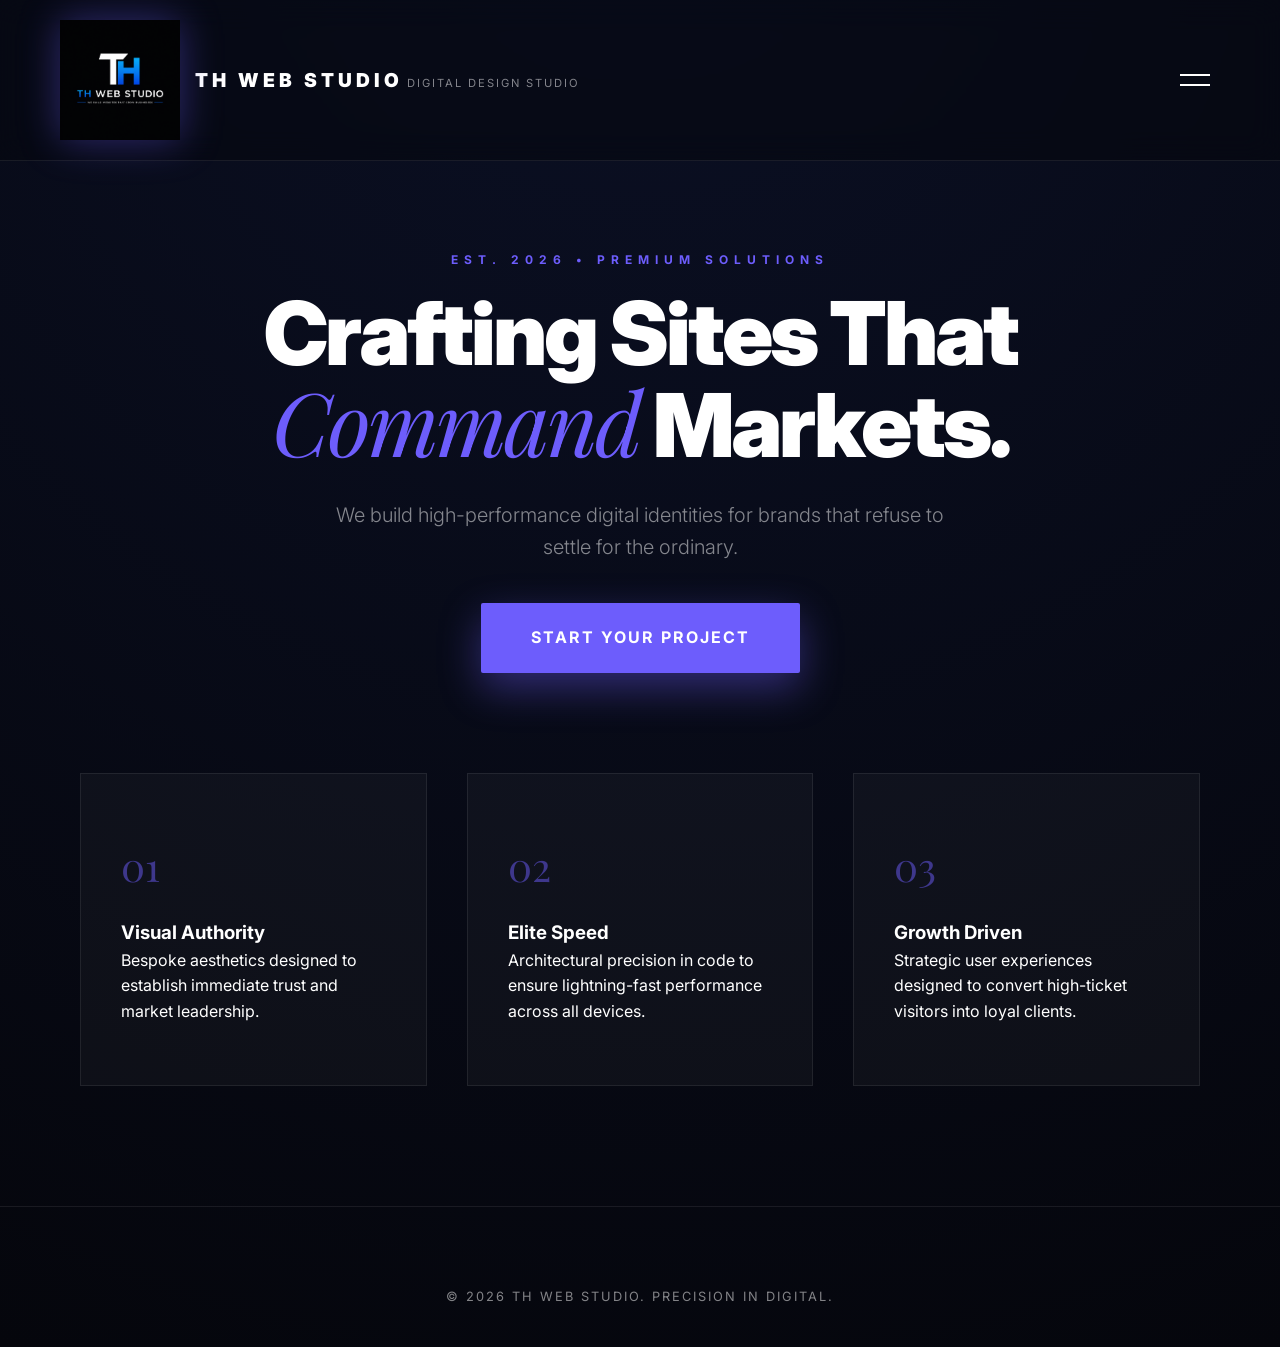
<file: index.html>
<!DOCTYPE html>
<html lang="en">
<head>
    <meta charset="UTF-8">
    <meta name="viewport" content="width=device-width, initial-scale=1.0">
    <title>TH WEB STUDIO | Elite Digital Design</title>
    <link rel="stylesheet" href="style.css">
    <link href="https://fonts.googleapis.com/css2?family=Inter:wght@300;400;700;900&family=Playfair+Display:ital,wght@1,600&display=swap" rel="stylesheet">
</head>
<body>
    <header>
        <div class="header-container">
            <div class="logo">
                <img src="./logo.PNG" alt="Logo">
                <div class="logo-text">
                    <span class="brand-title">TH WEB STUDIO</span>
                    <span class="brand-sub">Digital Design Studio</span>
                </div>
            </div>
            <div class="menu-trigger" id="menuTrigger"><span class="bar"></span><span class="bar"></span></div>
        </div>
    </header>

    <nav class="nav-overlay" id="navOverlay">
        <div class="nav-content">
            <a href="index.html">Home</a>
            <a href="services.html">Services</a>
            <a href="about.html">About</a>
            <a href="contact.html">Inquire</a>
        </div>
    </nav>

    <main>
        <section class="hero">
            <div class="container">
                <span class="overline">Est. 2026 • Premium Solutions</span>
                <h1>Crafting Sites That <br><span class="italic-serif">Command</span> Markets.</h1>
                <p>We build high-performance digital identities for brands that refuse to settle for the ordinary.</p>
                <a href="contact.html" class="btn-elite">Start Your Project</a>
            </div>
        </section>

        <section class="container grid-section">
            <div class="premium-card">
                <span class="card-num">01</span>
                <h3>Visual Authority</h3>
                <p>Bespoke aesthetics designed to establish immediate trust and market leadership.</p>
            </div>
            <div class="premium-card">
                <span class="card-num">02</span>
                <h3>Elite Speed</h3>
                <p>Architectural precision in code to ensure lightning-fast performance across all devices.</p>
            </div>
            <div class="premium-card">
                <span class="card-num">03</span>
                <h3>Growth Driven</h3>
                <p>Strategic user experiences designed to convert high-ticket visitors into loyal clients.</p>
            </div>
        </section>
    </main>

    <footer><p>© 2026 TH WEB STUDIO. Precision in Digital.</p></footer>

    <script>
        const trigger = document.getElementById('menuTrigger');
        const overlay = document.getElementById('navOverlay');
        trigger.addEventListener('click', () => {
            trigger.classList.toggle('active');
            overlay.classList.toggle('active');
            document.body.style.overflow = overlay.classList.contains('active') ? 'hidden' : 'auto';
        });
    </script>
</body>
</html>
</file>
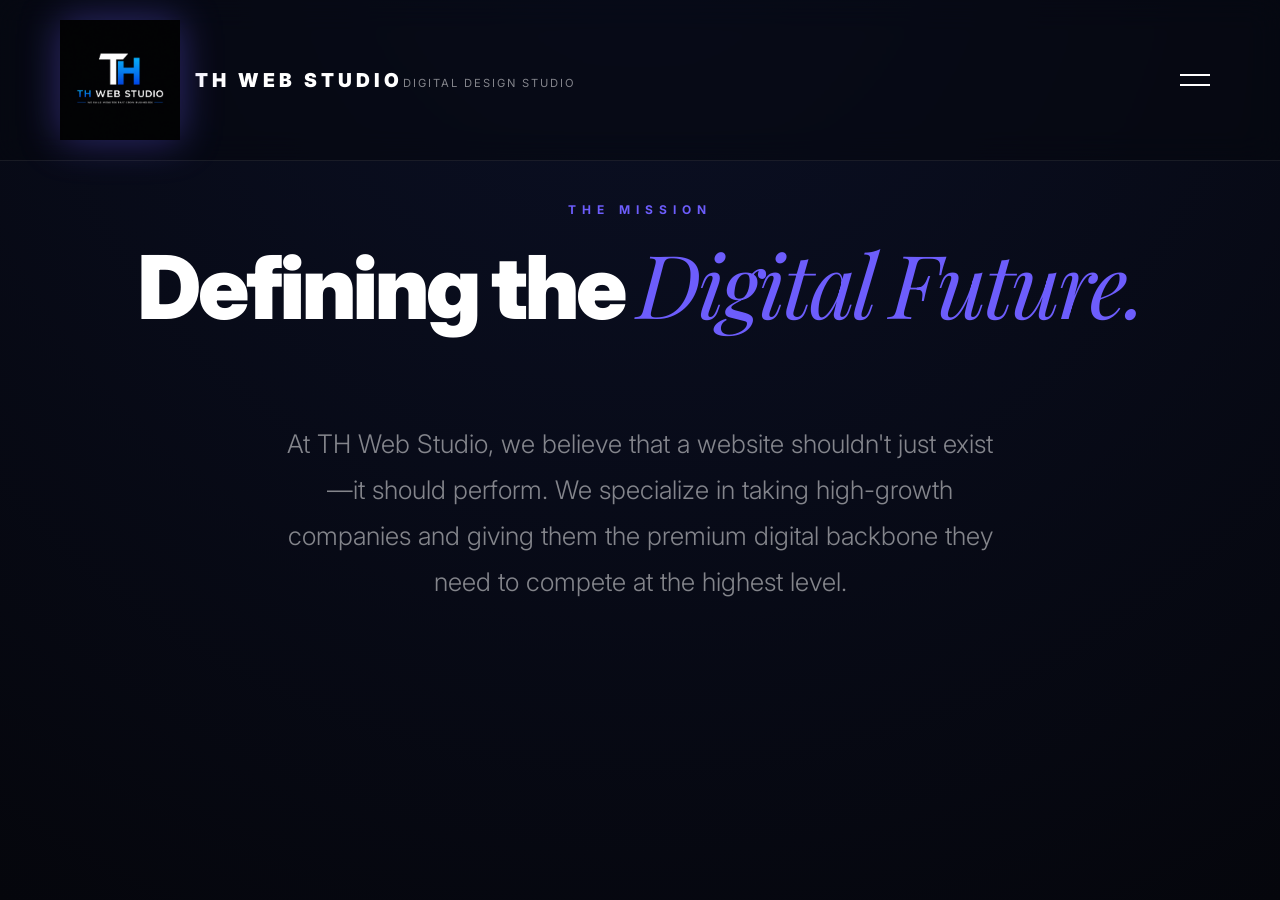
<file: about.html>
<!DOCTYPE html>
<html lang="en">
<head>
    <meta charset="UTF-8">
    <meta name="viewport" content="width=device-width, initial-scale=1.0">
    <title>About | TH WEB STUDIO</title>
    <link rel="stylesheet" href="style.css">
    <link href="https://fonts.googleapis.com/css2?family=Inter:wght@300;400;700;900&family=Playfair+Display:ital,wght@1,600&display=swap" rel="stylesheet">
</head>
<body>
    <header>
        <div class="header-container">
            <div class="logo"><img src="./logo.PNG" alt="Logo"><div class="logo-text"><span class="brand-title">TH WEB STUDIO</span><span class="brand-sub">Digital Design Studio</span></div></div>
            <div class="menu-trigger" id="menuTrigger"><span class="bar"></span><span class="bar"></span></div>
        </div>
    </header>

    <nav class="nav-overlay" id="navOverlay">
        <div class="nav-content"><a href="index.html">Home</a><a href="services.html">Services</a><a href="about.html">About</a><a href="contact.html">Inquire</a></div>
    </nav>

    <main>
        <section class="hero small-hero">
            <div class="container">
                <span class="overline">The Mission</span>
                <h1>Defining the <span class="italic-serif">Digital Future.</span></h1>
            </div>
        </section>

        <section class="container" style="max-width: 800px; text-align: center; margin-bottom: 120px;">
            <p style="font-size: 1.6rem; font-weight: 300; color: var(--text-dim); line-height: 1.8;">
                At TH Web Studio, we believe that a website shouldn't just exist—it should perform. We specialize in taking high-growth companies and giving them the premium digital backbone they need to compete at the highest level.
            </p>
        </section>
    </main>

    <script>
        const trigger = document.getElementById('menuTrigger');
        const overlay = document.getElementById('navOverlay');
        trigger.addEventListener('click', () => {
            trigger.classList.toggle('active');
            overlay.classList.toggle('active');
            document.body.style.overflow = overlay.classList.contains('active') ? 'hidden' : 'auto';
        });
    </script>
</body>
</html>
</file>
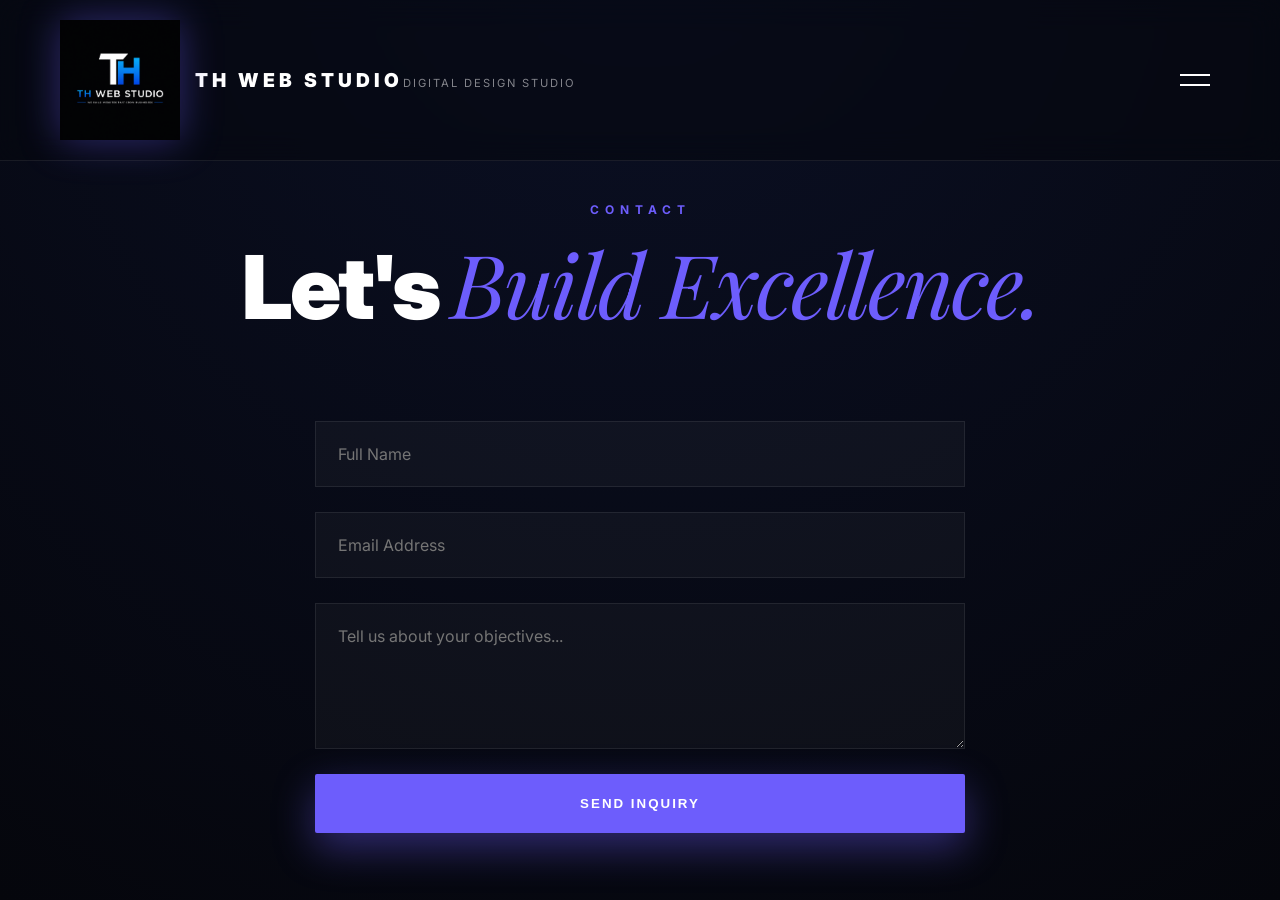
<file: contact.html>
<!DOCTYPE html>
<html lang="en">
<head>
    <meta charset="UTF-8">
    <meta name="viewport" content="width=device-width, initial-scale=1.0">
    <title>Inquire | TH WEB STUDIO</title>
    <link rel="stylesheet" href="style.css">
    <link href="https://fonts.googleapis.com/css2?family=Inter:wght@300;400;700;900&family=Playfair+Display:ital,wght@1,600&display=swap" rel="stylesheet">
</head>
<body>
    <header>
        <div class="header-container">
            <div class="logo"><img src="./logo.PNG" alt="Logo"><div class="logo-text"><span class="brand-title">TH WEB STUDIO</span><span class="brand-sub">Digital Design Studio</span></div></div>
            <div class="menu-trigger" id="menuTrigger"><span class="bar"></span><span class="bar"></span></div>
        </div>
    </header>

    <nav class="nav-overlay" id="navOverlay">
        <div class="nav-content"><a href="index.html">Home</a><a href="services.html">Services</a><a href="about.html">About</a><a href="contact.html">Inquire</a></div>
    </nav>

    <main>
        <section class="hero small-hero">
            <div class="container">
                <span class="overline">Contact</span>
                <h1>Let's <span class="italic-serif">Build Excellence.</span></h1>
            </div>
        </section>

        <section class="container">
            <form class="premium-form">
                <input type="text" placeholder="Full Name" required>
                <input type="email" placeholder="Email Address" required>
                <textarea placeholder="Tell us about your objectives..." rows="5"></textarea>
                <button type="submit" class="btn-elite">Send Inquiry</button>
            </form>
        </section>
    </main>

    <script>
        const trigger = document.getElementById('menuTrigger');
        const overlay = document.getElementById('navOverlay');
        trigger.addEventListener('click', () => {
            trigger.classList.toggle('active');
            overlay.classList.toggle('active');
            document.body.style.overflow = overlay.classList.contains('active') ? 'hidden' : 'auto';
        });
    </script>
</body>
</html>
</file>
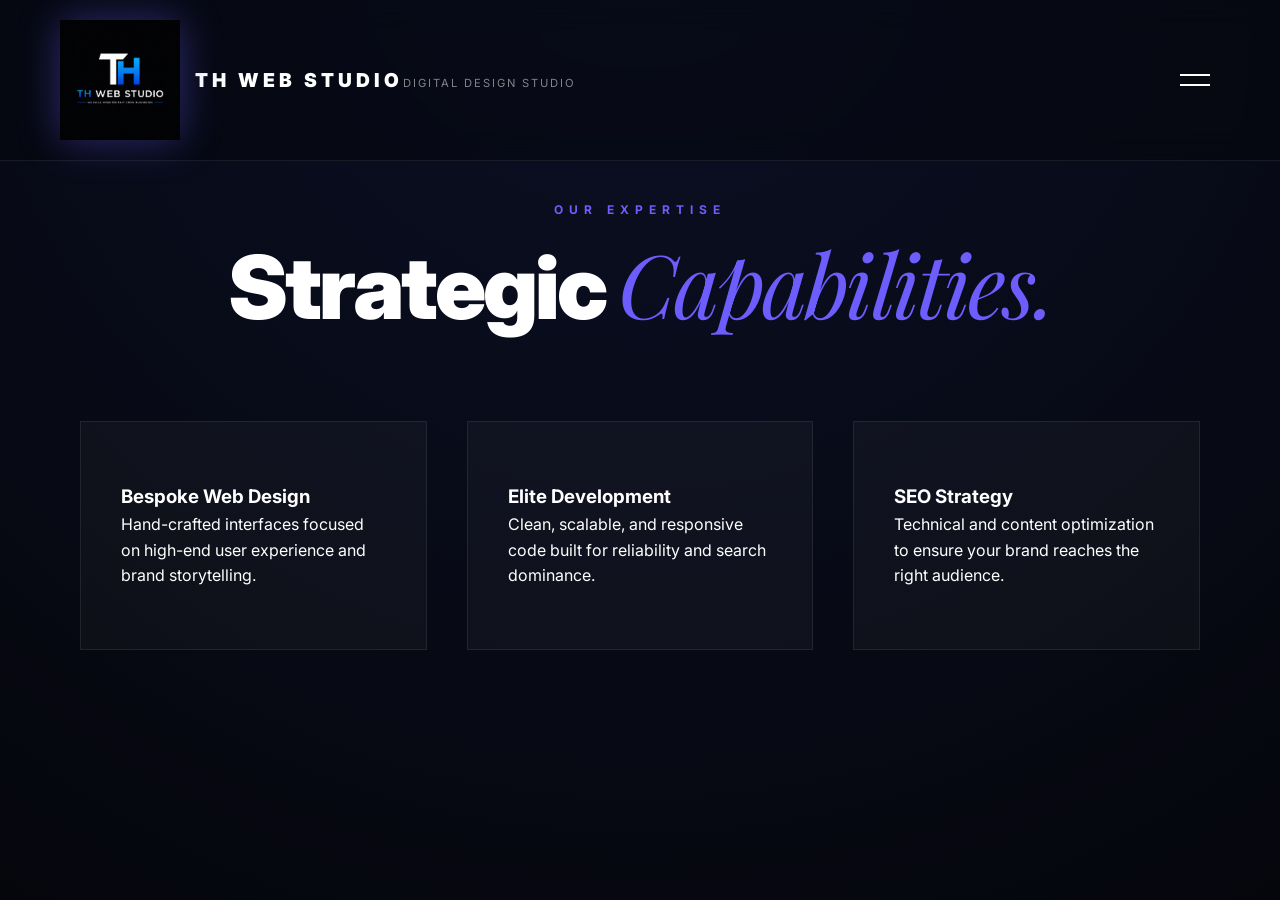
<file: services.html>
<!DOCTYPE html>
<html lang="en">
<head>
    <meta charset="UTF-8">
    <meta name="viewport" content="width=device-width, initial-scale=1.0">
    <title>Services | TH WEB STUDIO</title>
    <link rel="stylesheet" href="style.css">
    <link href="https://fonts.googleapis.com/css2?family=Inter:wght@300;400;700;900&family=Playfair+Display:ital,wght@1,600&display=swap" rel="stylesheet">
</head>
<body>
    <header>
        <div class="header-container">
            <div class="logo"><img src="./logo.PNG" alt="Logo"><div class="logo-text"><span class="brand-title">TH WEB STUDIO</span><span class="brand-sub">Digital Design Studio</span></div></div>
            <div class="menu-trigger" id="menuTrigger"><span class="bar"></span><span class="bar"></span></div>
        </div>
    </header>

    <nav class="nav-overlay" id="navOverlay">
        <div class="nav-content"><a href="index.html">Home</a><a href="services.html">Services</a><a href="about.html">About</a><a href="contact.html">Inquire</a></div>
    </nav>

    <main>
        <section class="hero small-hero">
            <div class="container">
                <span class="overline">Our Expertise</span>
                <h1>Strategic <span class="italic-serif">Capabilities.</span></h1>
            </div>
        </section>

        <section class="container grid-section">
            <div class="premium-card">
                <h3>Bespoke Web Design</h3>
                <p>Hand-crafted interfaces focused on high-end user experience and brand storytelling.</p>
            </div>
            <div class="premium-card">
                <h3>Elite Development</h3>
                <p>Clean, scalable, and responsive code built for reliability and search dominance.</p>
            </div>
            <div class="premium-card">
                <h3>SEO Strategy</h3>
                <p>Technical and content optimization to ensure your brand reaches the right audience.</p>
            </div>
        </section>
    </main>

    <script>
        const trigger = document.getElementById('menuTrigger');
        const overlay = document.getElementById('navOverlay');
        trigger.addEventListener('click', () => {
            trigger.classList.toggle('active');
            overlay.classList.toggle('active');
            document.body.style.overflow = overlay.classList.contains('active') ? 'hidden' : 'auto';
        });
    </script>
</body>
</html>
</file>
<file: style.css>
:root {
    --bg-main: #05060c;
    --bg-top: #0b1025;
    --accent: #6d5dfc;
    --accent-glow: rgba(109, 93, 252, 0.4);
    --text-white: #ffffff;
    --text-dim: rgba(255, 255, 255, 0.5);
    --glass: rgba(255, 255, 255, 0.03);
    --border: rgba(255, 255, 255, 0.08);
}

* { margin: 0; padding: 0; box-sizing: border-box; }

body {
    background: radial-gradient(circle at 50% -10%, var(--bg-top), var(--bg-main));
    color: var(--text-white);
    font-family: 'Inter', sans-serif;
    line-height: 1.6;
    overflow-x: hidden;
    min-height: 100vh;
}

.container { max-width: 1200px; margin: 0 auto; padding: 0 40px; }

/* ===== HEADER ===== */
header {
    position: fixed; top: 0; width: 100%; z-index: 2000;
    padding: 20px 0; background: rgba(5, 6, 12, 0.5); backdrop-filter: blur(15px);
    border-bottom: 1px solid var(--border);
}

.header-container { display: flex; justify-content: space-between; align-items: center; padding: 0 60px; }

.logo { display: flex; align-items: center; gap: 15px; }
.logo img { height: 120px; filter: drop-shadow(0 0 20px var(--accent-glow)); transition: 0.3s; }
.logo:hover img { transform: scale(1.05); }

.brand-title { font-weight: 900; letter-spacing: 4px; text-transform: uppercase; font-size: 1.2rem; }
.brand-sub { font-size: 0.7rem; color: var(--text-dim); text-transform: uppercase; letter-spacing: 2px; }

/* ===== HAMBURGER MENU ===== */
.menu-trigger { cursor: pointer; z-index: 3000; padding: 10px; }
.bar { display: block; width: 30px; height: 2px; background: white; margin: 8px 0; transition: 0.4s; }
.menu-trigger.active .bar:nth-child(1) { transform: translateY(5px) rotate(45deg); }
.menu-trigger.active .bar:nth-child(2) { transform: translateY(-5px) rotate(-45deg); }

.nav-overlay {
    position: fixed; top: 0; right: -100%; width: 100%; height: 100vh;
    background: var(--bg-main); display: flex; justify-content: center; align-items: center;
    transition: 0.6s cubic-bezier(0.85, 0, 0.15, 1); z-index: 2500;
}
.nav-overlay.active { right: 0; }
.nav-content { display: flex; flex-direction: column; text-align: center; gap: 30px; }
.nav-content a {
    font-size: 3rem; font-weight: 900; color: white; text-decoration: none; 
    opacity: 0; transform: translateY(30px); transition: 0.5s; letter-spacing: -2px;
}
.nav-overlay.active a { opacity: 1; transform: translateY(0); }
.nav-content a:hover { color: var(--accent); }

/* ===== SECTIONS ===== */
.hero { padding: 250px 0 100px; text-align: center; }
.small-hero { padding: 200px 0 60px; }
.overline { text-transform: uppercase; letter-spacing: 6px; color: var(--accent); font-weight: 700; font-size: 0.75rem; margin-bottom: 20px; display: block; }
h1 { font-size: clamp(2.5rem, 8vw, 5.5rem); font-weight: 900; line-height: 1; margin-bottom: 30px; letter-spacing: -3px; }
.italic-serif { font-family: 'Playfair Display', serif; font-style: italic; font-weight: 400; color: var(--accent); }
.hero p { font-size: 1.25rem; color: var(--text-dim); max-width: 650px; margin: 0 auto 40px; font-weight: 300; }

.btn-elite {
    display: inline-block; padding: 22px 50px; background: var(--accent); color: white;
    text-decoration: none; font-weight: 700; letter-spacing: 2px; text-transform: uppercase;
    box-shadow: 0 15px 40px var(--accent-glow); transition: 0.4s; border: none; border-radius: 2px;
}
.btn-elite:hover { transform: translateY(-5px); background: #7e70ff; box-shadow: 0 20px 50px var(--accent-glow); }

.grid-section { display: grid; grid-template-columns: repeat(auto-fit, minmax(320px, 1fr)); gap: 40px; padding-bottom: 120px; }
.premium-card { padding: 60px 40px; background: var(--glass); border: 1px solid var(--border); transition: 0.4s; text-align: left; }
.premium-card:hover { border-color: var(--accent); background: rgba(255,255,255,0.06); transform: translateY(-10px); }
.card-num { font-family: 'Playfair Display', serif; font-size: 2.5rem; color: var(--accent); display: block; margin-bottom: 20px; opacity: 0.5; }

/* ===== FORMS ===== */
.premium-form { max-width: 650px; margin: 0 auto 120px; display: flex; flex-direction: column; gap: 25px; }
.premium-form input, .premium-form textarea {
    background: var(--glass); border: 1px solid var(--border); padding: 22px; color: white;
    font-size: 1rem; transition: 0.3s; font-family: inherit;
}
.premium-form input:focus, .premium-form textarea:focus { border-color: var(--accent); outline: none; background: rgba(255,255,255,0.08); }

footer { padding: 80px 0 40px; text-align: center; border-top: 1px solid var(--border); color: var(--text-dim); font-size: 0.8rem; letter-spacing: 2px; text-transform: uppercase; }
</file>
